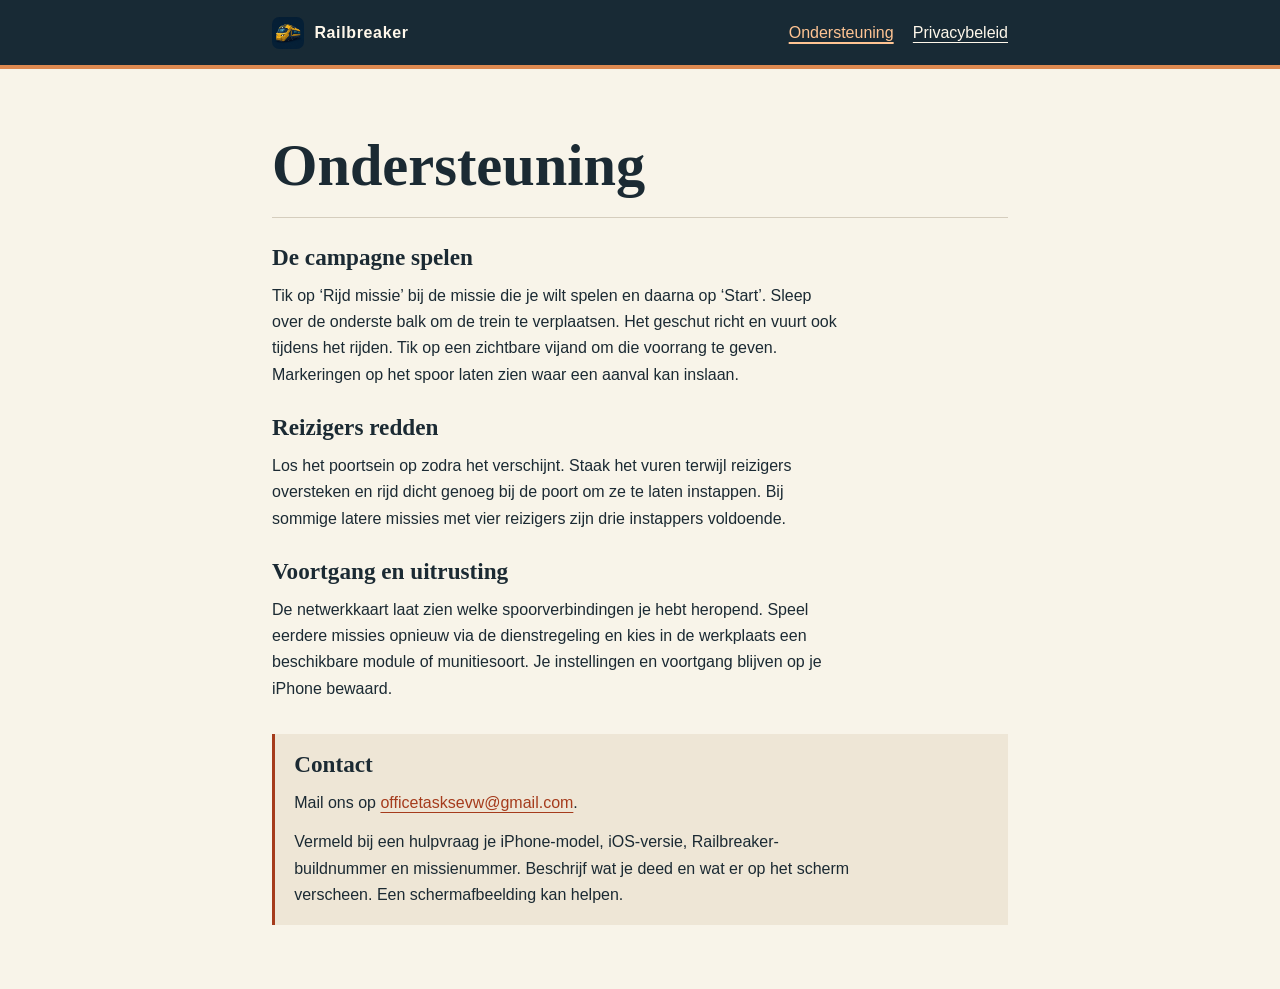
<file: index.html>
<!doctype html>
<html lang="nl">
<head>
  <meta charset="utf-8">
  <meta name="viewport" content="width=device-width, initial-scale=1">
  <title>Ondersteuning – Railbreaker</title>
  <meta name="description" content="Hulp bij de Railbreaker-campagne, seinpuzzels en je opgeslagen voortgang.">
  <link rel="icon" href="railbreaker.png" type="image/png">
  <link rel="stylesheet" href="railbreaker.css">
</head>
<body>
  <a class="skip" href="#inhoud">Naar de inhoud</a>
  <header>
    <div class="wrap">
      <span class="brand"><img src="railbreaker.png" alt="" width="32" height="32">Railbreaker</span>
      <nav aria-label="Service">
        <a href="./" aria-current="page">Ondersteuning</a>
        <a href="privacy/">Privacybeleid</a>
      </nav>
    </div>
  </header>
  <main id="inhoud" class="wrap">
    <h1>Ondersteuning</h1>
    <section>
      <h2>De campagne spelen</h2>
      <p>Tik op ‘Rijd missie’ bij de missie die je wilt spelen en daarna op ‘Start’. Sleep over de onderste balk om de trein te verplaatsen. Het geschut richt en vuurt ook tijdens het rijden. Tik op een zichtbare vijand om die voorrang te geven. Markeringen op het spoor laten zien waar een aanval kan inslaan.</p>
    </section>
    <section>
      <h2>Reizigers redden</h2>
      <p>Los het poortsein op zodra het verschijnt. Staak het vuren terwijl reizigers oversteken en rijd dicht genoeg bij de poort om ze te laten instappen. Bij sommige latere missies met vier reizigers zijn drie instappers voldoende.</p>
    </section>
    <section>
      <h2>Voortgang en uitrusting</h2>
      <p>De netwerkkaart laat zien welke spoorverbindingen je hebt heropend. Speel eerdere missies opnieuw via de dienstregeling en kies in de werkplaats een beschikbare module of munitiesoort. Je instellingen en voortgang blijven op je iPhone bewaard.</p>
    </section>
    <section class="contact" id="contact">
      <h2>Contact</h2>
      <p>Mail ons op <a href="mailto:officetasksevw@gmail.com">officetasksevw@gmail.com</a>.</p>
      <p>Vermeld bij een hulpvraag je iPhone-model, iOS-versie, Railbreaker-buildnummer en missienummer. Beschrijf wat je deed en wat er op het scherm verscheen. Een schermafbeelding kan helpen.</p>
    </section>
  </main>
</body>
</html>
</file>
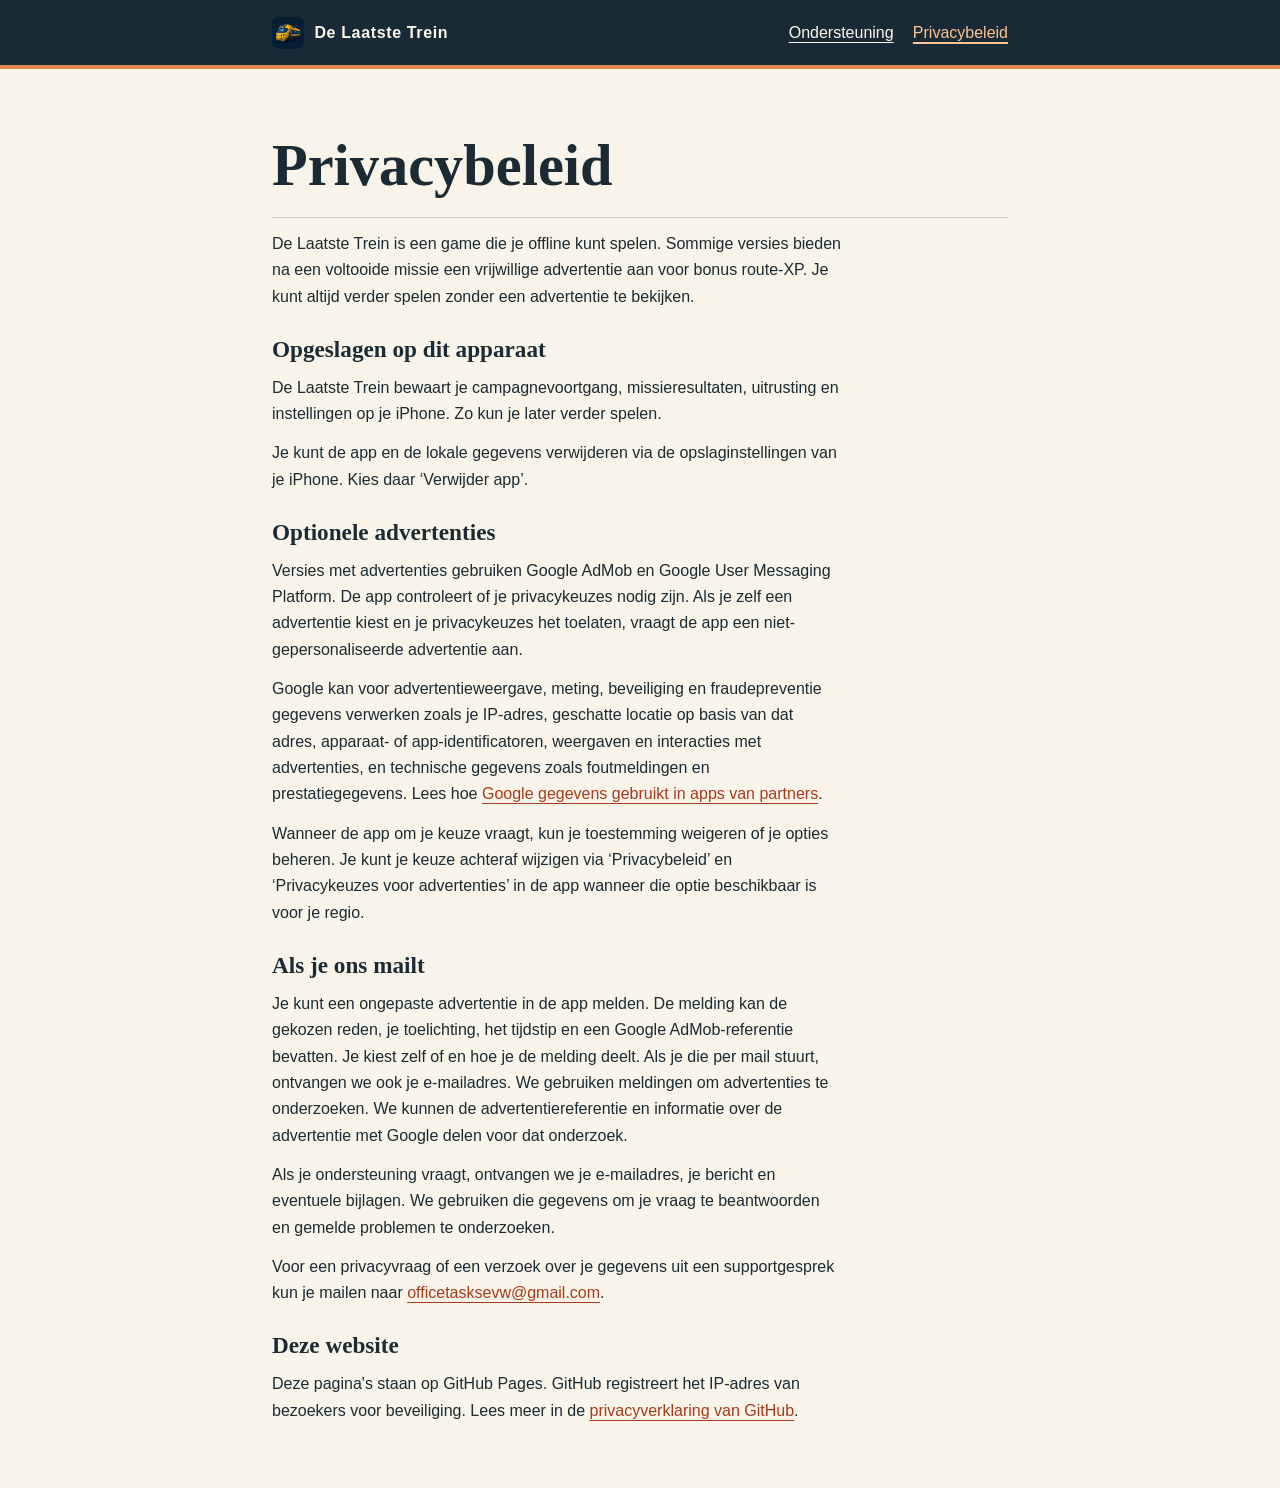
<file: privacy/index.html>
<!doctype html>
<html lang="nl">
<head>
  <meta charset="utf-8">
  <meta name="viewport" content="width=device-width, initial-scale=1">
  <title>Privacybeleid – De Laatste Trein</title>
  <meta name="description" content="Welke gegevens De Laatste Trein bewaart en hoe je je advertentieprivacy beheert.">
  <link rel="icon" href="../railbreaker.png" type="image/png">
  <link rel="stylesheet" href="../railbreaker.css">
</head>
<body>
  <a class="skip" href="#inhoud">Naar de inhoud</a>
  <header>
    <div class="wrap">
      <span class="brand"><img src="../railbreaker.png" alt="" width="32" height="32">De Laatste Trein</span>
      <nav aria-label="Service">
        <a href="../">Ondersteuning</a>
        <a href="./" aria-current="page">Privacybeleid</a>
      </nav>
    </div>
  </header>
  <main id="inhoud" class="wrap">
    <h1>Privacybeleid</h1>
    <p>De Laatste Trein is een game die je offline kunt spelen. Sommige versies bieden na een voltooide missie een vrijwillige advertentie aan voor bonus route-XP. Je kunt altijd verder spelen zonder een advertentie te bekijken.</p>
    <section>
      <h2>Opgeslagen op dit apparaat</h2>
      <p>De Laatste Trein bewaart je campagnevoortgang, missieresultaten, uitrusting en instellingen op je iPhone. Zo kun je later verder spelen.</p>
      <p>Je kunt de app en de lokale gegevens verwijderen via de opslaginstellingen van je iPhone. Kies daar ‘Verwijder app’.</p>
    </section>
    <section>
      <h2>Optionele advertenties</h2>
      <p>Versies met advertenties gebruiken Google AdMob en Google User Messaging Platform. De app controleert of je privacykeuzes nodig zijn. Als je zelf een advertentie kiest en je privacykeuzes het toelaten, vraagt de app een niet-gepersonaliseerde advertentie aan.</p>
      <p>Google kan voor advertentieweergave, meting, beveiliging en fraudepreventie gegevens verwerken zoals je IP-adres, geschatte locatie op basis van dat adres, apparaat- of app-identificatoren, weergaven en interacties met advertenties, en technische gegevens zoals foutmeldingen en prestatiegegevens. Lees hoe <a href="https://policies.google.com/technologies/partner-sites?hl=nl">Google gegevens gebruikt in apps van partners</a>.</p>
      <p>Wanneer de app om je keuze vraagt, kun je toestemming weigeren of je opties beheren. Je kunt je keuze achteraf wijzigen via ‘Privacybeleid’ en ‘Privacykeuzes voor advertenties’ in de app wanneer die optie beschikbaar is voor je regio.</p>
    </section>
    <section>
      <h2>Als je ons mailt</h2>
      <p>Je kunt een ongepaste advertentie in de app melden. De melding kan de gekozen reden, je toelichting, het tijdstip en een Google AdMob-referentie bevatten. Je kiest zelf of en hoe je de melding deelt. Als je die per mail stuurt, ontvangen we ook je e-mailadres. We gebruiken meldingen om advertenties te onderzoeken. We kunnen de advertentiereferentie en informatie over de advertentie met Google delen voor dat onderzoek.</p>
      <p>Als je ondersteuning vraagt, ontvangen we je e-mailadres, je bericht en eventuele bijlagen. We gebruiken die gegevens om je vraag te beantwoorden en gemelde problemen te onderzoeken.</p>
      <p>Voor een privacyvraag of een verzoek over je gegevens uit een supportgesprek kun je mailen naar <a href="mailto:officetasksevw@gmail.com">officetasksevw@gmail.com</a>.</p>
    </section>
    <section>
      <h2>Deze website</h2>
      <p>Deze pagina's staan op GitHub Pages. GitHub registreert het IP-adres van bezoekers voor beveiliging. Lees meer in de <a href="https://docs.github.com/en/site-policy/privacy-policies/github-general-privacy-statement">privacyverklaring van GitHub</a>.</p>
    </section>
  </main>
</body>
</html>
</file>
<file: railbreaker.css>
:root {
  color-scheme: light;
  --page: #f8f4e9;
  --ink: #1b2a33;
  --nav: #182a35;
  --line: #d5cdbd;
  --signal: #a53b1c;
  --nav-ink: #fff8eb;
}
* { box-sizing: border-box; }
body {
  margin: 0;
  background: var(--page);
  color: var(--ink);
  font: 1rem / 1.65 "Avenir Next", "Trebuchet MS", sans-serif;
}
.wrap { width: min(100% - 2rem, 46rem); margin-inline: auto; }
a { color: var(--signal); text-underline-offset: .24em; }
a:focus-visible { outline: .17rem solid currentColor; outline-offset: .26rem; }
.skip { position: absolute; left: .5rem; top: .5rem; transform: translateY(-200%); }
.skip:focus { z-index: 1; transform: none; background: var(--page); padding: .4rem .7rem; }
header { border-bottom: .28rem solid #de8950; background: var(--nav); color: var(--nav-ink); }
header .wrap { display: flex; flex-wrap: wrap; gap: .3rem 1.75rem; align-items: center; justify-content: space-between; padding-block: .8rem; }
.brand { display: flex; align-items: center; gap: .65rem; font-weight: 750; letter-spacing: .04em; }
.brand img { width: 2rem; height: 2rem; border-radius: .45rem; }
nav { display: flex; flex-wrap: wrap; gap: .25rem 1.2rem; }
nav a { color: var(--nav-ink); padding-block: .42rem; }
nav a[aria-current="page"] { color: #ffc493; text-decoration-thickness: .13rem; }
main { padding-block: clamp(2rem, 5vw, 4rem); }
h1, h2 { margin: 0; font-weight: 650; font-family: Georgia, serif; line-height: 1.13; }
h1 { border-bottom: 1px solid var(--line); padding-bottom: 1.1rem; font-size: clamp(2.1rem, 2.8vw + 1.55rem, 3.65rem); }
h2 { color: var(--ink); font-size: 1.45rem; }
p { margin-block: .8rem 0; max-width: 64ch; }
section { margin-top: 1.6rem; }
.contact { margin-top: 2rem; padding: 1.05rem 1.2rem; border-inline-start: .22rem solid var(--signal); background: #eee6d6; }
a[href^="mailto:"] { overflow-wrap: anywhere; }
</file>
